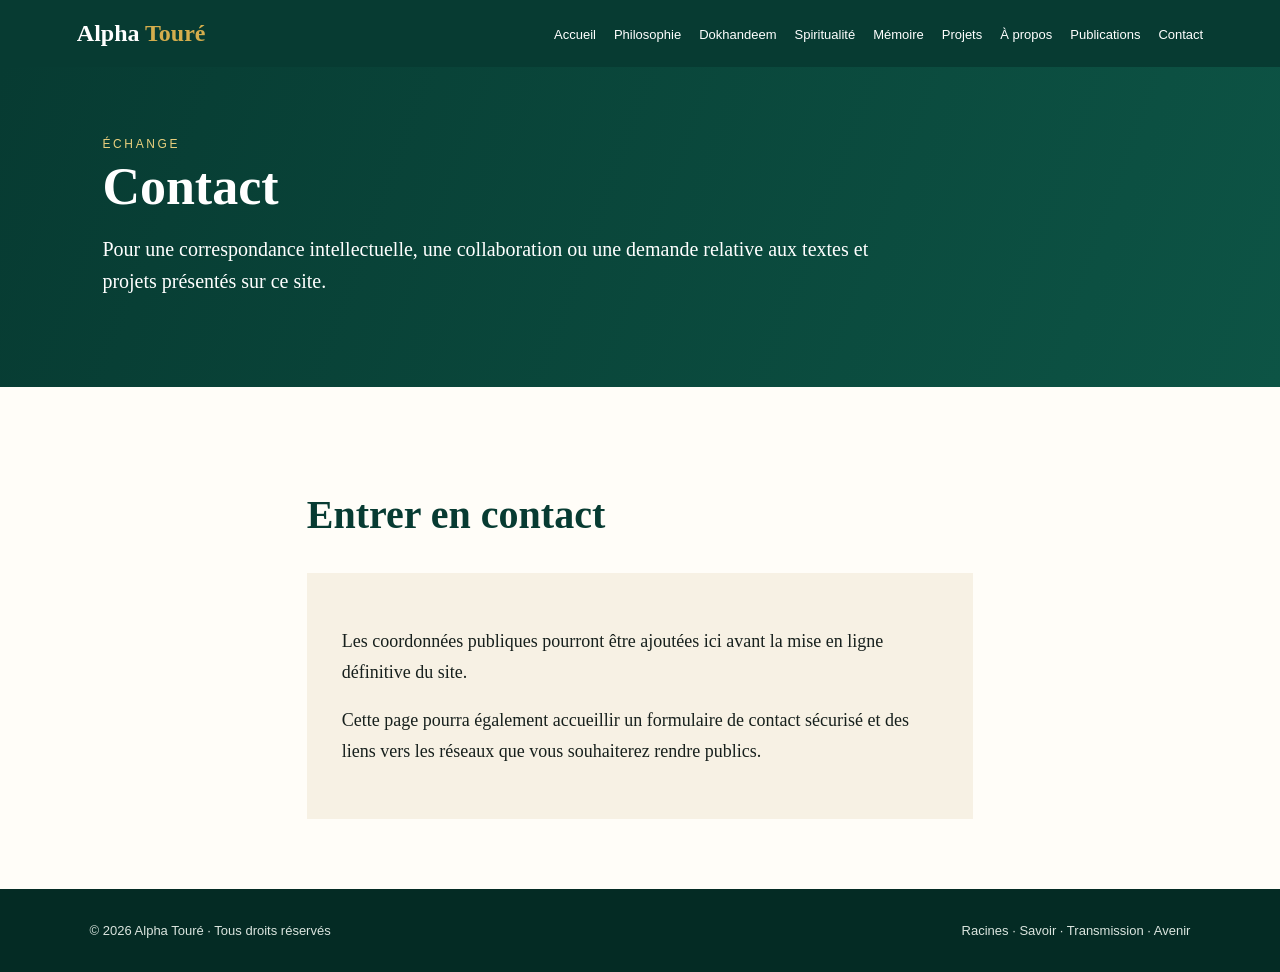
<file: contact.html>
<!doctype html><html lang="fr"><head><meta charset="utf-8"><meta name="viewport" content="width=device-width,initial-scale=1">
<meta name="description" content="Site personnel d’Alpha Touré, professeur de philosophie et auteur."><title>Contact — Alpha Touré</title><link rel="stylesheet" href="style.css"></head><body><nav><div class="logo">Alpha <span>Touré</span></div><div class="menu">
<a href="index.html">Accueil</a><a href="philosophie.html">Philosophie</a><a href="dokhandeem.html">Dokhandeem</a><a href="spiritualite.html">Spiritualité</a><a href="memoire.html">Mémoire</a><a href="projets.html">Projets</a><a href="parcours.html">À propos</a><a href="publications.html">Publications</a><a href="contact.html">Contact</a></div></nav><main><header class="hero-mini"><div class="ey">Échange</div><h1>Contact</h1><p>Pour une correspondance intellectuelle, une collaboration ou une demande relative aux textes et projets présentés sur ce site.</p></header>
<section class="wrap article"><h2 class="title">Entrer en contact</h2><div class="contactbox"><p>Les coordonnées publiques pourront être ajoutées ici avant la mise en ligne définitive du site.</p><p>Cette page pourra également accueillir un formulaire de contact sécurisé et des liens vers les réseaux que vous souhaiterez rendre publics.</p></div></section></main><footer><div>© 2026 Alpha Touré · Tous droits réservés</div><div>Racines · Savoir · Transmission · Avenir</div></footer></body></html>
</file>
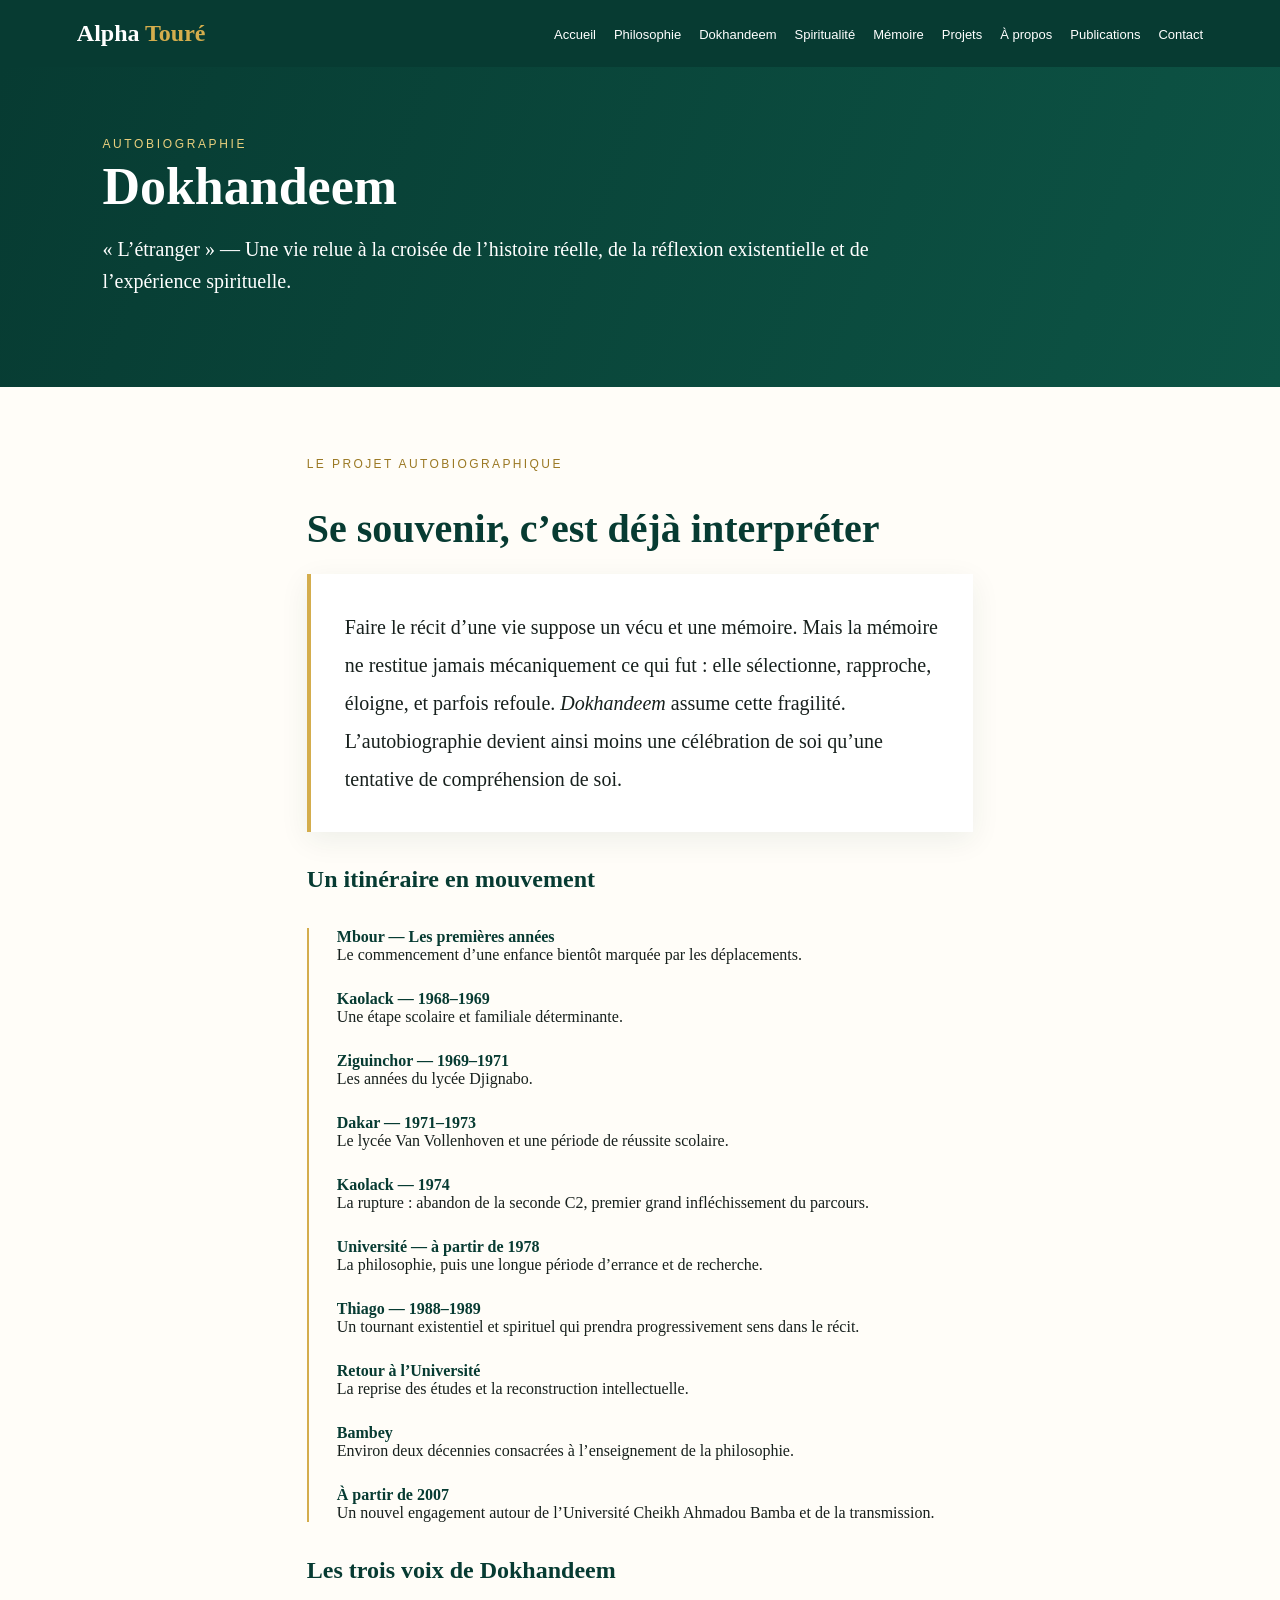
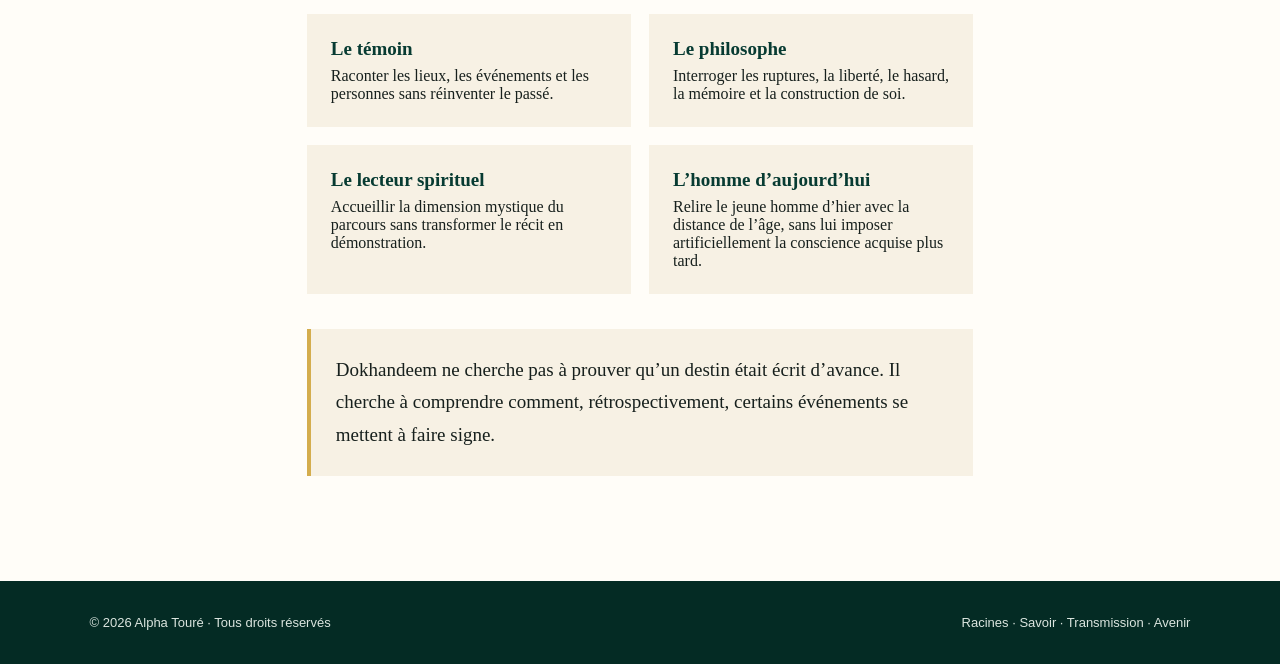
<file: dokhandeem.html>
<!doctype html><html lang="fr"><head><meta charset="utf-8"><meta name="viewport" content="width=device-width,initial-scale=1"><meta name="description" content="Site personnel d’Alpha Touré, professeur de philosophie et auteur."><title>Dokhandeem — Alpha Touré</title><link rel="stylesheet" href="style.css"></head><body><nav><div class="logo">Alpha <span>Touré</span></div><div class="menu">
<a href="index.html">Accueil</a><a href="philosophie.html">Philosophie</a><a href="dokhandeem.html">Dokhandeem</a><a href="spiritualite.html">Spiritualité</a><a href="memoire.html">Mémoire</a><a href="projets.html">Projets</a><a href="parcours.html">À propos</a><a href="publications.html">Publications</a><a href="contact.html">Contact</a></div></nav><main><header class="hero-mini"><div class="ey">Autobiographie</div><h1>Dokhandeem</h1><p>« L’étranger » — Une vie relue à la croisée de l’histoire réelle, de la réflexion existentielle et de l’expérience spirituelle.</p></header>
<section class="wrap article"><div class="section-label">Le projet autobiographique</div><h2 class="title">Se souvenir, c’est déjà interpréter</h2>
<div class="prologue">Faire le récit d’une vie suppose un vécu et une mémoire. Mais la mémoire ne restitue jamais mécaniquement ce qui fut : elle sélectionne, rapproche, éloigne, et parfois refoule. <i>Dokhandeem</i> assume cette fragilité. L’autobiographie devient ainsi moins une célébration de soi qu’une tentative de compréhension de soi.</div>
<h2>Un itinéraire en mouvement</h2><div class="timeline">
<div><b>Mbour — Les premières années</b><br>Le commencement d’une enfance bientôt marquée par les déplacements.</div>
<div><b>Kaolack — 1968–1969</b><br>Une étape scolaire et familiale déterminante.</div>
<div><b>Ziguinchor — 1969–1971</b><br>Les années du lycée Djignabo.</div>
<div><b>Dakar — 1971–1973</b><br>Le lycée Van Vollenhoven et une période de réussite scolaire.</div>
<div><b>Kaolack — 1974</b><br>La rupture : abandon de la seconde C2, premier grand infléchissement du parcours.</div>
<div><b>Université — à partir de 1978</b><br>La philosophie, puis une longue période d’errance et de recherche.</div>
<div><b>Thiago — 1988–1989</b><br>Un tournant existentiel et spirituel qui prendra progressivement sens dans le récit.</div>
<div><b>Retour à l’Université</b><br>La reprise des études et la reconstruction intellectuelle.</div>
<div><b>Bambey</b><br>Environ deux décennies consacrées à l’enseignement de la philosophie.</div>
<div><b>À partir de 2007</b><br>Un nouvel engagement autour de l’Université Cheikh Ahmadou Bamba et de la transmission.</div></div>
<h2>Les trois voix de Dokhandeem</h2><div class="chaptergrid">
<div class="chapter"><b>Le témoin</b>Raconter les lieux, les événements et les personnes sans réinventer le passé.</div>
<div class="chapter"><b>Le philosophe</b>Interroger les ruptures, la liberté, le hasard, la mémoire et la construction de soi.</div>
<div class="chapter"><b>Le lecteur spirituel</b>Accueillir la dimension mystique du parcours sans transformer le récit en démonstration.</div>
<div class="chapter"><b>L’homme d’aujourd’hui</b>Relire le jeune homme d’hier avec la distance de l’âge, sans lui imposer artificiellement la conscience acquise plus tard.</div></div>
<div class="callout">Dokhandeem ne cherche pas à prouver qu’un destin était écrit d’avance. Il cherche à comprendre comment, rétrospectivement, certains événements se mettent à faire signe.</div></section></main><footer><div>© 2026 Alpha Touré · Tous droits réservés</div><div>Racines · Savoir · Transmission · Avenir</div></footer></body></html>
</file>
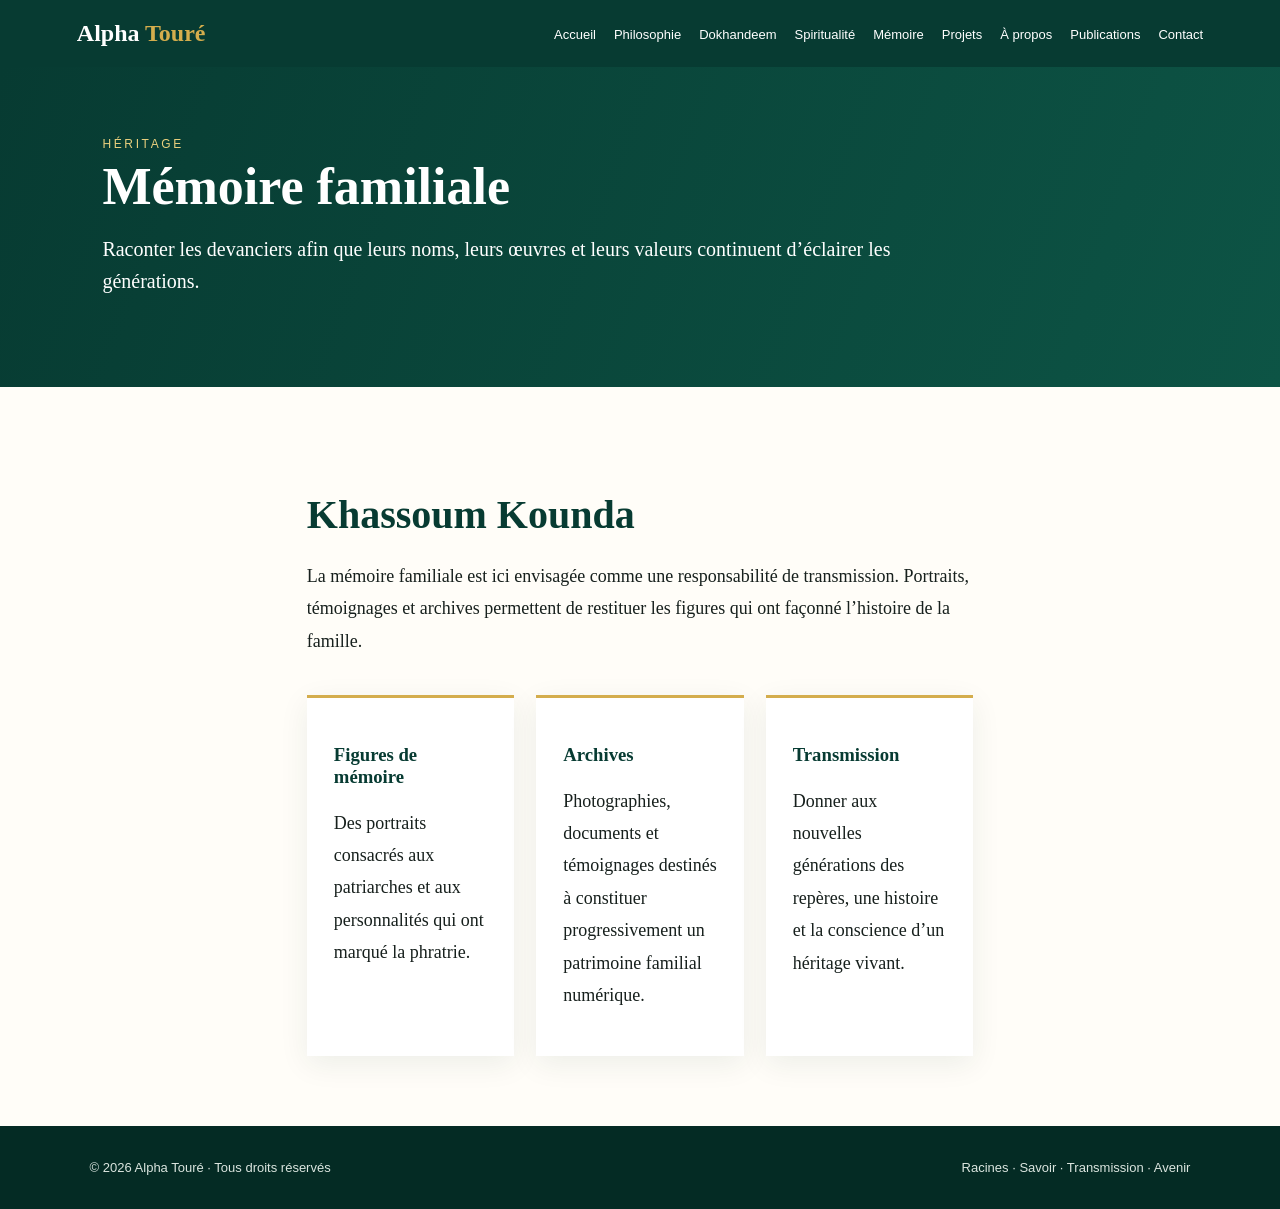
<file: memoire.html>
<!doctype html><html lang="fr"><head><meta charset="utf-8"><meta name="viewport" content="width=device-width,initial-scale=1">
<meta name="description" content="Site personnel d’Alpha Touré, professeur de philosophie et auteur."><title>Mémoire familiale — Alpha Touré</title><link rel="stylesheet" href="style.css"></head><body><nav><div class="logo">Alpha <span>Touré</span></div><div class="menu">
<a href="index.html">Accueil</a><a href="philosophie.html">Philosophie</a><a href="dokhandeem.html">Dokhandeem</a><a href="spiritualite.html">Spiritualité</a><a href="memoire.html">Mémoire</a><a href="projets.html">Projets</a><a href="parcours.html">À propos</a><a href="publications.html">Publications</a><a href="contact.html">Contact</a></div></nav><main><header class="hero-mini"><div class="ey">Héritage</div><h1>Mémoire familiale</h1><p>Raconter les devanciers afin que leurs noms, leurs œuvres et leurs valeurs continuent d’éclairer les générations.</p></header>
<section class="wrap article"><h2 class="title">Khassoum Kounda</h2><p>La mémoire familiale est ici envisagée comme une responsabilité de transmission. Portraits, témoignages et archives permettent de restituer les figures qui ont façonné l’histoire de la famille.</p>
<div class="grid"><div class="card"><h3>Figures de mémoire</h3><p>Des portraits consacrés aux patriarches et aux personnalités qui ont marqué la phratrie.</p></div><div class="card"><h3>Archives</h3><p>Photographies, documents et témoignages destinés à constituer progressivement un patrimoine familial numérique.</p></div><div class="card"><h3>Transmission</h3><p>Donner aux nouvelles générations des repères, une histoire et la conscience d’un héritage vivant.</p></div></div></section></main><footer><div>© 2026 Alpha Touré · Tous droits réservés</div><div>Racines · Savoir · Transmission · Avenir</div></footer></body></html>
</file>
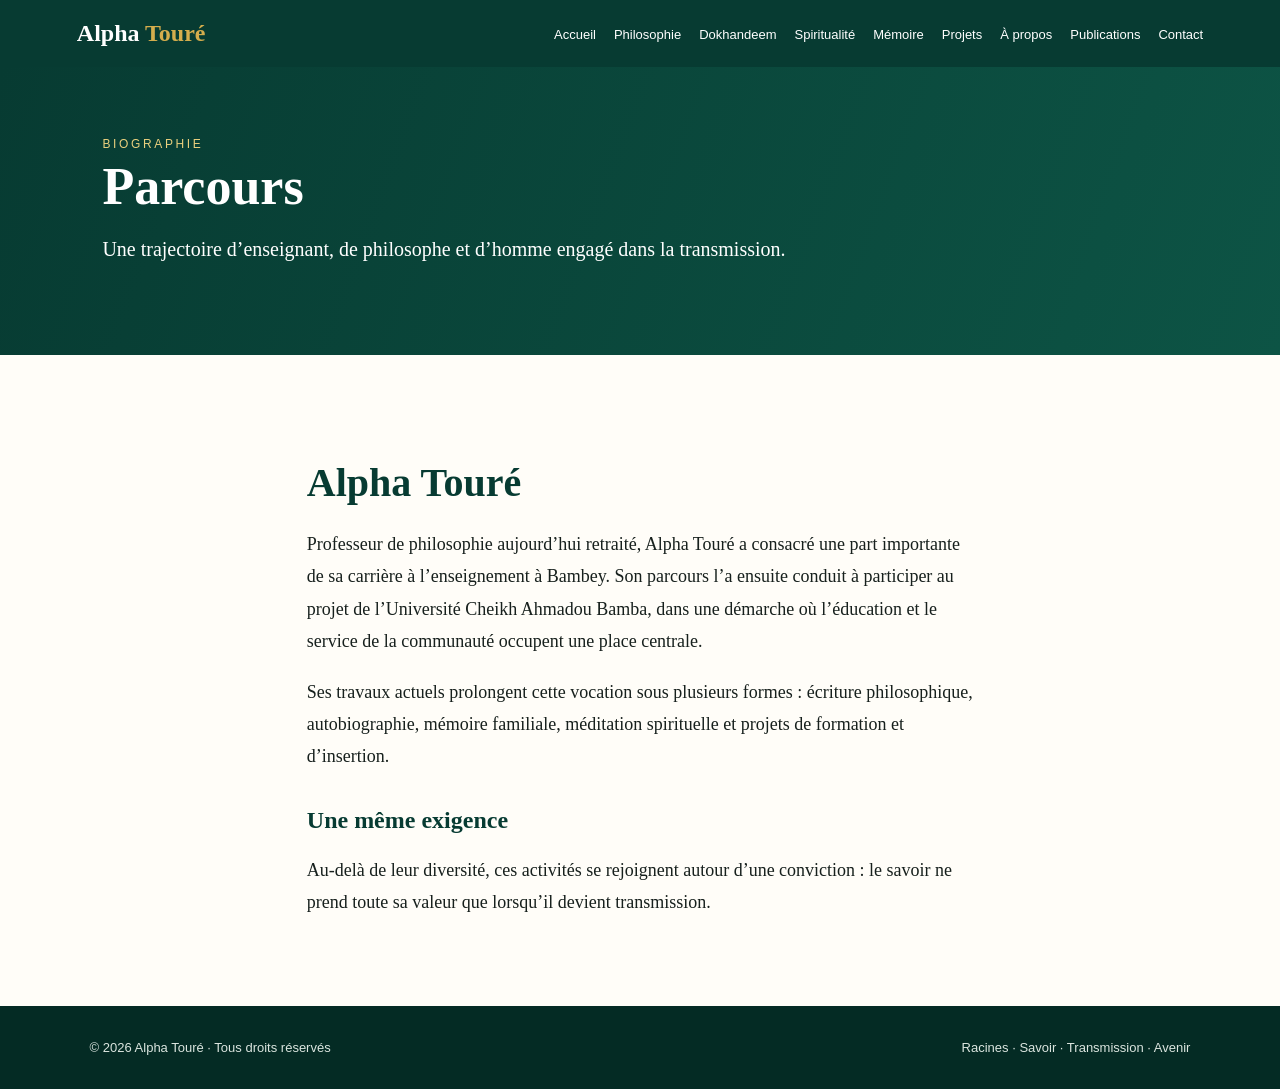
<file: parcours.html>
<!doctype html><html lang="fr"><head><meta charset="utf-8"><meta name="viewport" content="width=device-width,initial-scale=1">
<meta name="description" content="Site personnel d’Alpha Touré, professeur de philosophie et auteur."><title>À propos — Alpha Touré</title><link rel="stylesheet" href="style.css"></head><body><nav><div class="logo">Alpha <span>Touré</span></div><div class="menu">
<a href="index.html">Accueil</a><a href="philosophie.html">Philosophie</a><a href="dokhandeem.html">Dokhandeem</a><a href="spiritualite.html">Spiritualité</a><a href="memoire.html">Mémoire</a><a href="projets.html">Projets</a><a href="parcours.html">À propos</a><a href="publications.html">Publications</a><a href="contact.html">Contact</a></div></nav><main><header class="hero-mini"><div class="ey">Biographie</div><h1>Parcours</h1><p>Une trajectoire d’enseignant, de philosophe et d’homme engagé dans la transmission.</p></header>
<section class="wrap article"><h2 class="title">Alpha Touré</h2><p>Professeur de philosophie aujourd’hui retraité, Alpha Touré a consacré une part importante de sa carrière à l’enseignement à Bambey. Son parcours l’a ensuite conduit à participer au projet de l’Université Cheikh Ahmadou Bamba, dans une démarche où l’éducation et le service de la communauté occupent une place centrale.</p>
<p>Ses travaux actuels prolongent cette vocation sous plusieurs formes : écriture philosophique, autobiographie, mémoire familiale, méditation spirituelle et projets de formation et d’insertion.</p>
<h2>Une même exigence</h2><p>Au-delà de leur diversité, ces activités se rejoignent autour d’une conviction : le savoir ne prend toute sa valeur que lorsqu’il devient transmission.</p></section></main><footer><div>© 2026 Alpha Touré · Tous droits réservés</div><div>Racines · Savoir · Transmission · Avenir</div></footer></body></html>
</file>
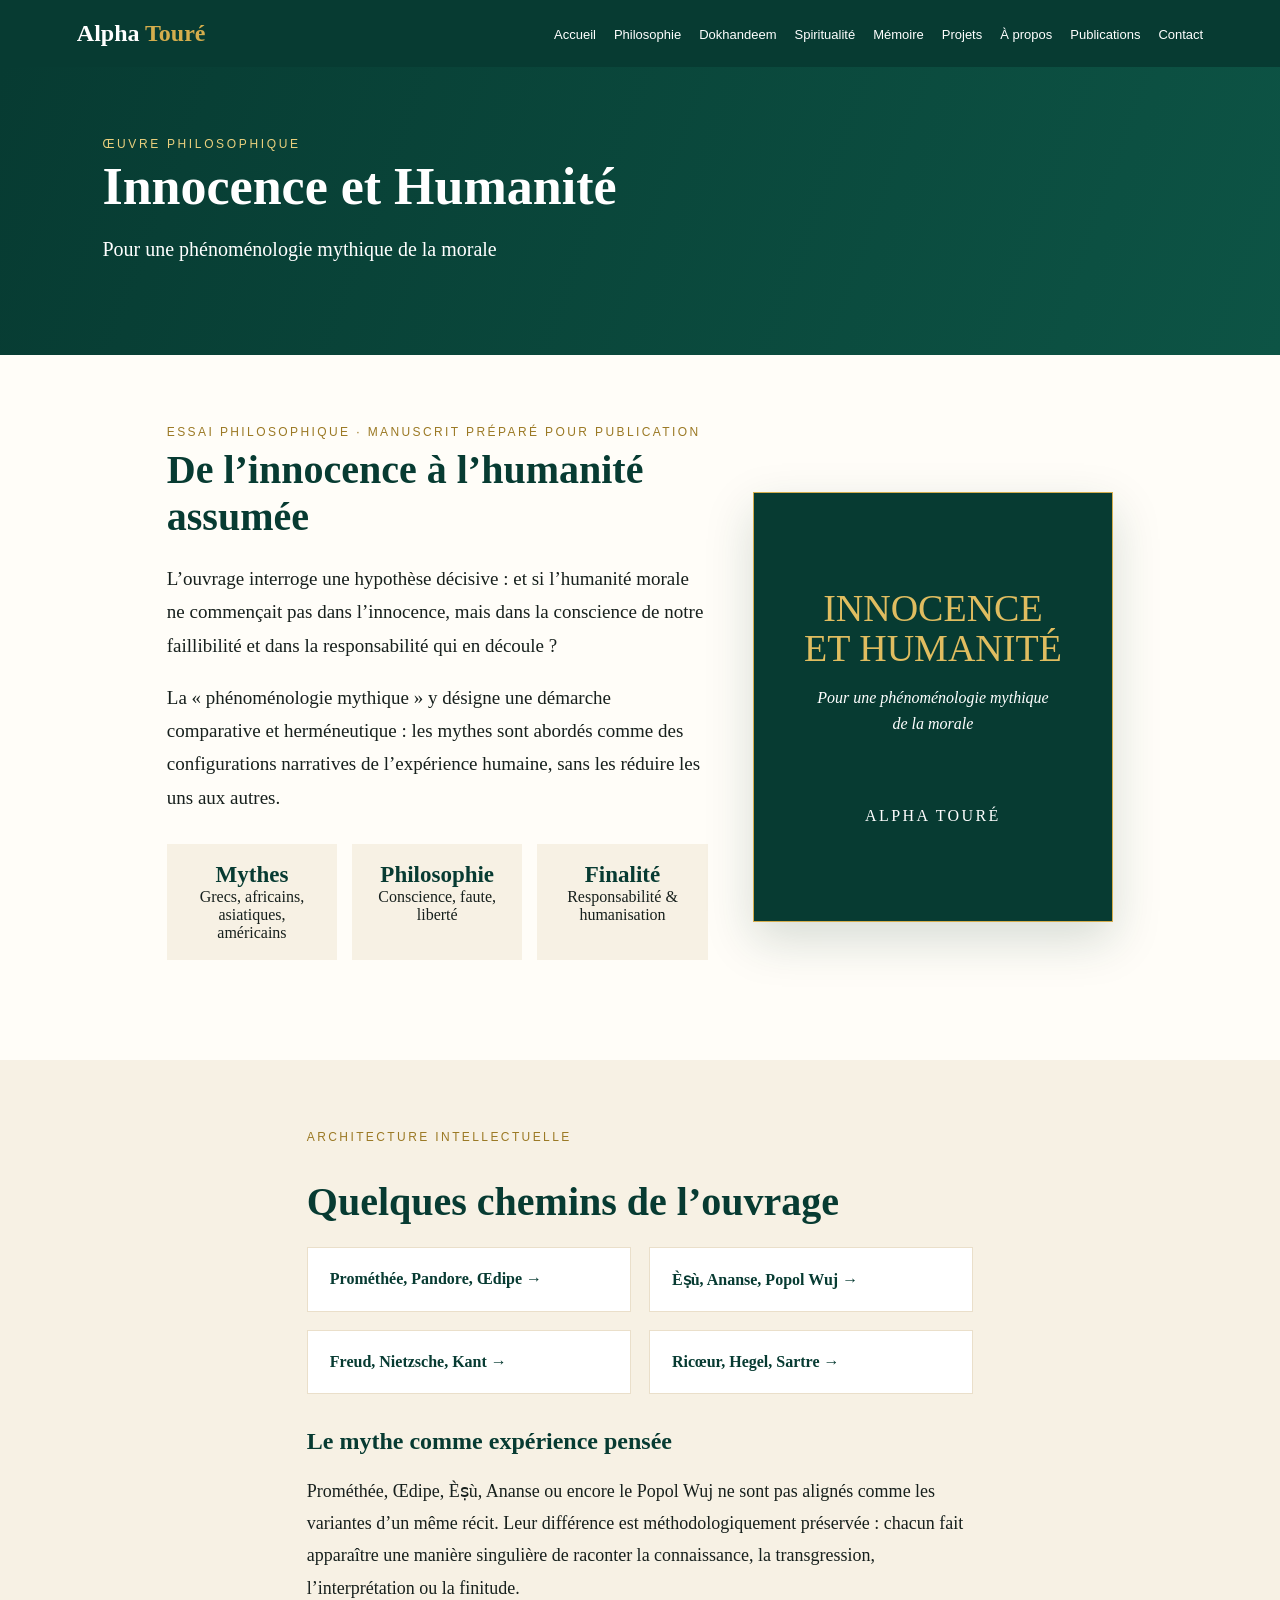
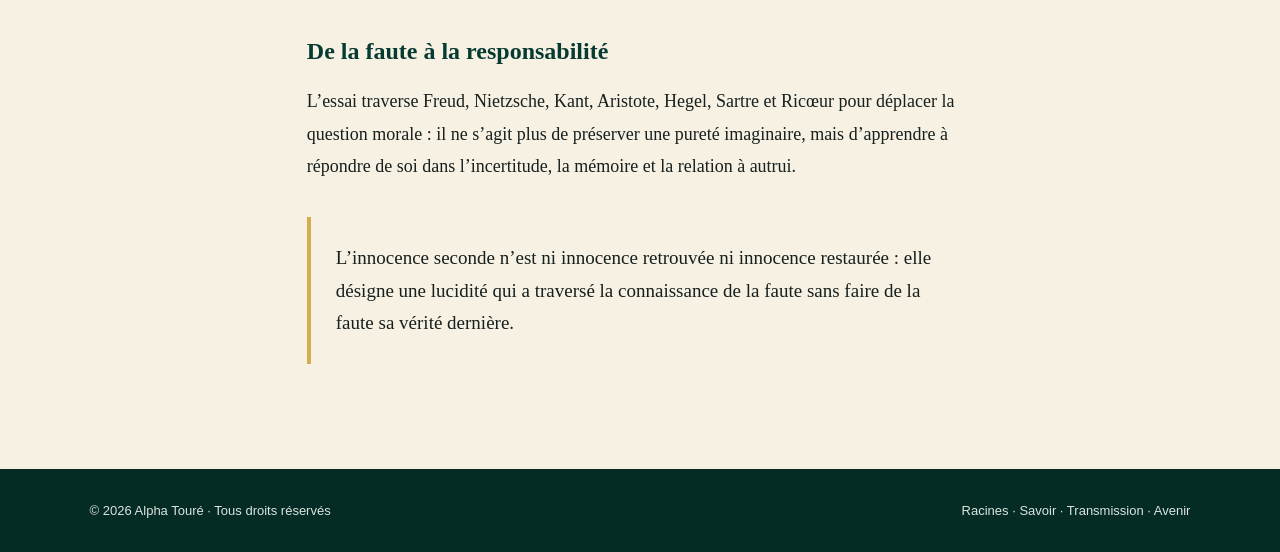
<file: philosophie.html>
<!doctype html><html lang="fr"><head><meta charset="utf-8"><meta name="viewport" content="width=device-width,initial-scale=1"><meta name="description" content="Site personnel d’Alpha Touré, professeur de philosophie et auteur."><title>Innocence et Humanité — Alpha Touré</title><link rel="stylesheet" href="style.css"></head><body><nav><div class="logo">Alpha <span>Touré</span></div><div class="menu">
<a href="index.html">Accueil</a><a href="philosophie.html">Philosophie</a><a href="dokhandeem.html">Dokhandeem</a><a href="spiritualite.html">Spiritualité</a><a href="memoire.html">Mémoire</a><a href="projets.html">Projets</a><a href="parcours.html">À propos</a><a href="publications.html">Publications</a><a href="contact.html">Contact</a></div></nav><main><header class="hero-mini"><div class="ey">Œuvre philosophique</div><h1>Innocence et Humanité</h1><p>Pour une phénoménologie mythique de la morale</p></header>
<section class="wrap"><div class="bookhero"><div>
<div class="section-label">Essai philosophique · Manuscrit préparé pour publication</div>
<h2 class="title">De l’innocence à l’humanité assumée</h2>
<p class="intro">L’ouvrage interroge une hypothèse décisive : et si l’humanité morale ne commençait pas dans l’innocence, mais dans la conscience de notre faillibilité et dans la responsabilité qui en découle ?</p>
<p class="intro">La « phénoménologie mythique » y désigne une démarche comparative et herméneutique : les mythes sont abordés comme des configurations narratives de l’expérience humaine, sans les réduire les uns aux autres.</p>
<div class="stats"><div class="stat"><b>Mythes</b>Grecs, africains, asiatiques, américains</div><div class="stat"><b>Philosophie</b>Conscience, faute, liberté</div><div class="stat"><b>Finalité</b>Responsabilité & humanisation</div></div>
</div><div class="bookcover"><div class="bt">INNOCENCE<br>ET HUMANITÉ</div><p class="sub">Pour une phénoménologie mythique<br>de la morale</p><div class="author">ALPHA TOURÉ</div></div></div>
</section>
<section class="feature"><div class="wrap article"><div class="section-label">Architecture intellectuelle</div><h2 class="title">Quelques chemins de l’ouvrage</h2>
<div class="featurelinks"><a href="#mythes">Prométhée, Pandore, Œdipe →</a><a href="#mythes">Èṣù, Ananse, Popol Wuj →</a><a href="#penseurs">Freud, Nietzsche, Kant →</a><a href="#penseurs">Ricœur, Hegel, Sartre →</a></div>
<h2 id="mythes">Le mythe comme expérience pensée</h2><p>Prométhée, Œdipe, Èṣù, Ananse ou encore le Popol Wuj ne sont pas alignés comme les variantes d’un même récit. Leur différence est méthodologiquement préservée : chacun fait apparaître une manière singulière de raconter la connaissance, la transgression, l’interprétation ou la finitude.</p>
<h2 id="penseurs">De la faute à la responsabilité</h2><p>L’essai traverse Freud, Nietzsche, Kant, Aristote, Hegel, Sartre et Ricœur pour déplacer la question morale : il ne s’agit plus de préserver une pureté imaginaire, mais d’apprendre à répondre de soi dans l’incertitude, la mémoire et la relation à autrui.</p>
<div class="callout">L’innocence seconde n’est ni innocence retrouvée ni innocence restaurée : elle désigne une lucidité qui a traversé la connaissance de la faute sans faire de la faute sa vérité dernière.</div>
</div></section></main><footer><div>© 2026 Alpha Touré · Tous droits réservés</div><div>Racines · Savoir · Transmission · Avenir</div></footer></body></html>
</file>
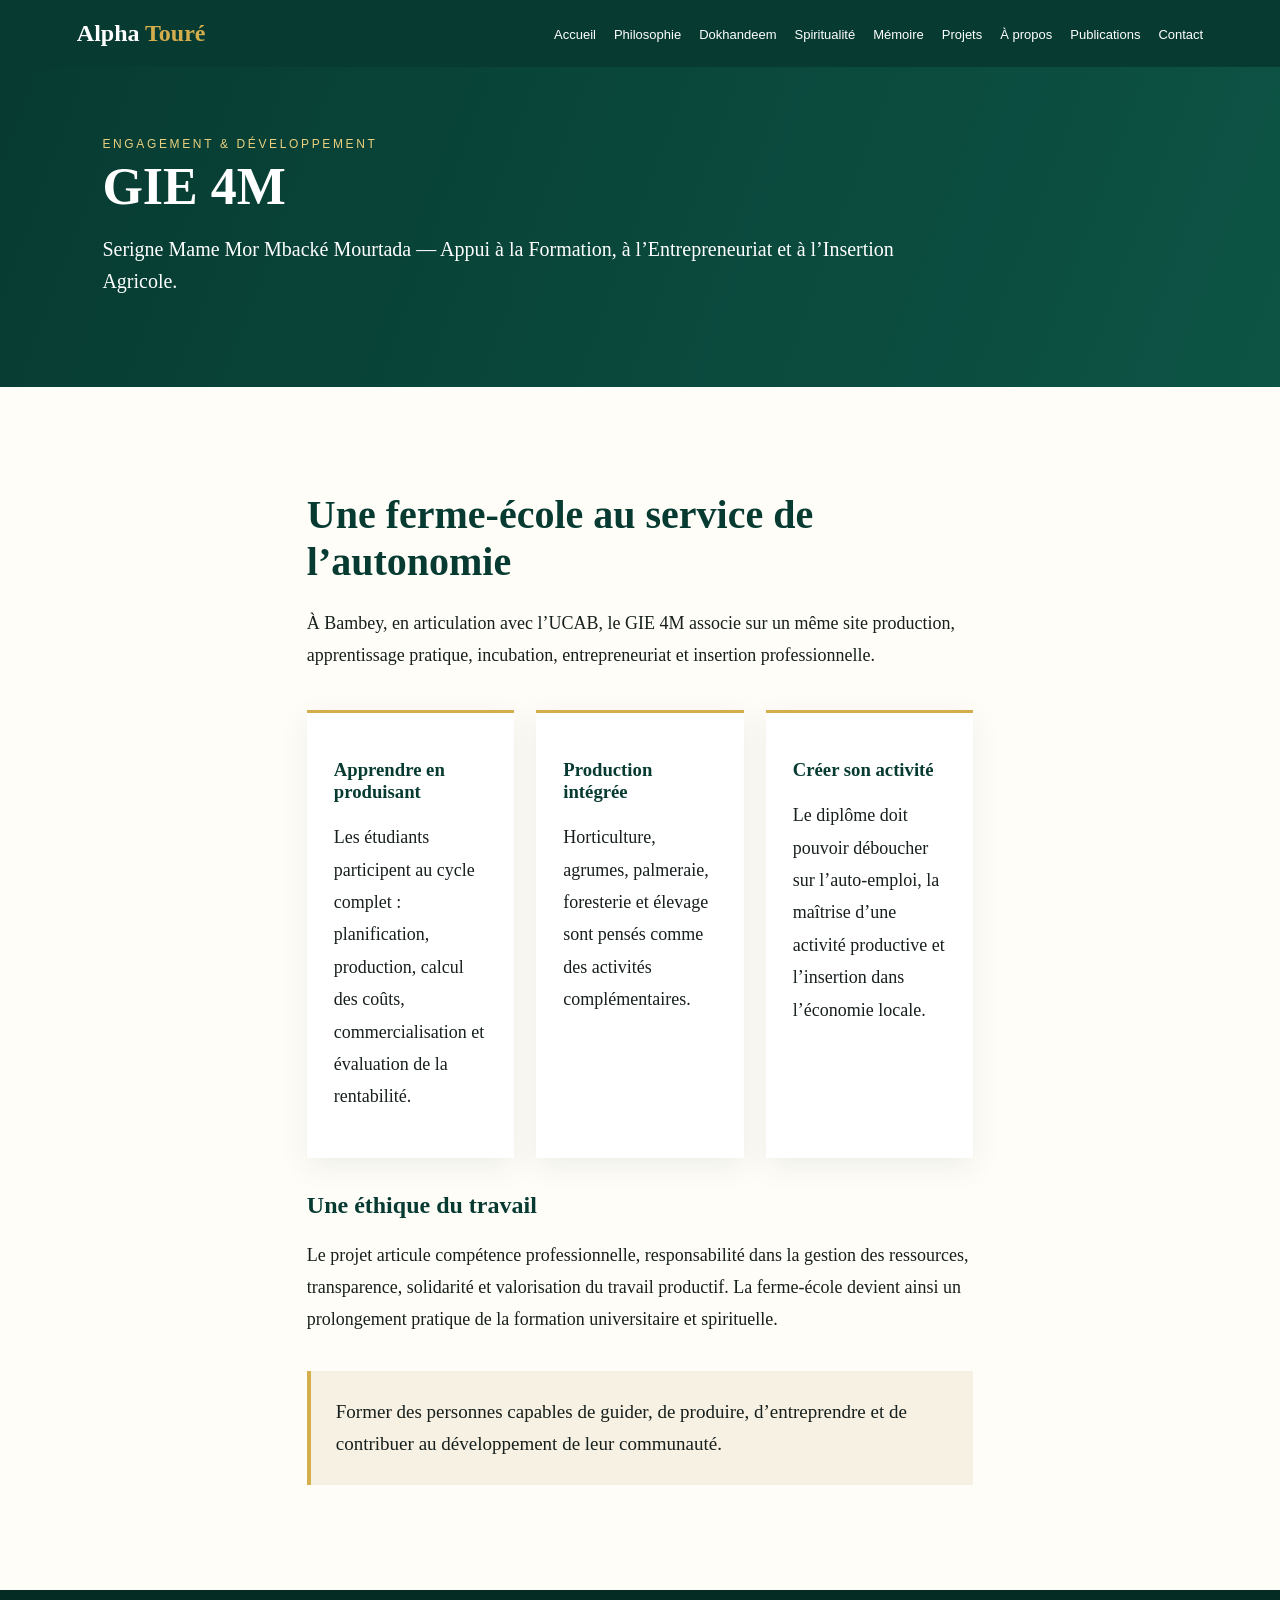
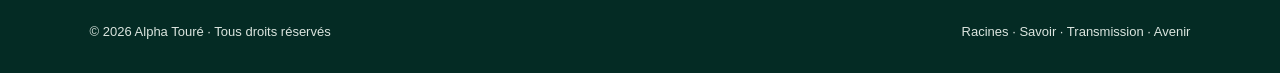
<file: projets.html>
<!doctype html><html lang="fr"><head><meta charset="utf-8"><meta name="viewport" content="width=device-width,initial-scale=1"><meta name="description" content="Site personnel d’Alpha Touré, professeur de philosophie et auteur."><title>GIE 4M & projets — Alpha Touré</title><link rel="stylesheet" href="style.css"></head><body><nav><div class="logo">Alpha <span>Touré</span></div><div class="menu">
<a href="index.html">Accueil</a><a href="philosophie.html">Philosophie</a><a href="dokhandeem.html">Dokhandeem</a><a href="spiritualite.html">Spiritualité</a><a href="memoire.html">Mémoire</a><a href="projets.html">Projets</a><a href="parcours.html">À propos</a><a href="publications.html">Publications</a><a href="contact.html">Contact</a></div></nav><main><header class="hero-mini"><div class="ey">Engagement & développement</div><h1>GIE 4M</h1><p>Serigne Mame Mor Mbacké Mourtada — Appui à la Formation, à l’Entrepreneuriat et à l’Insertion Agricole.</p></header>
<section class="wrap article"><h2 class="title">Une ferme-école au service de l’autonomie</h2>
<p>À Bambey, en articulation avec l’UCAB, le GIE 4M associe sur un même site production, apprentissage pratique, incubation, entrepreneuriat et insertion professionnelle.</p>
<div class="grid"><div class="card"><h3>Apprendre en produisant</h3><p>Les étudiants participent au cycle complet : planification, production, calcul des coûts, commercialisation et évaluation de la rentabilité.</p></div>
<div class="card"><h3>Production intégrée</h3><p>Horticulture, agrumes, palmeraie, foresterie et élevage sont pensés comme des activités complémentaires.</p></div>
<div class="card"><h3>Créer son activité</h3><p>Le diplôme doit pouvoir déboucher sur l’auto-emploi, la maîtrise d’une activité productive et l’insertion dans l’économie locale.</p></div></div>
<h2>Une éthique du travail</h2><p>Le projet articule compétence professionnelle, responsabilité dans la gestion des ressources, transparence, solidarité et valorisation du travail productif. La ferme-école devient ainsi un prolongement pratique de la formation universitaire et spirituelle.</p>
<div class="callout">Former des personnes capables de guider, de produire, d’entreprendre et de contribuer au développement de leur communauté.</div></section></main><footer><div>© 2026 Alpha Touré · Tous droits réservés</div><div>Racines · Savoir · Transmission · Avenir</div></footer></body></html>
</file>
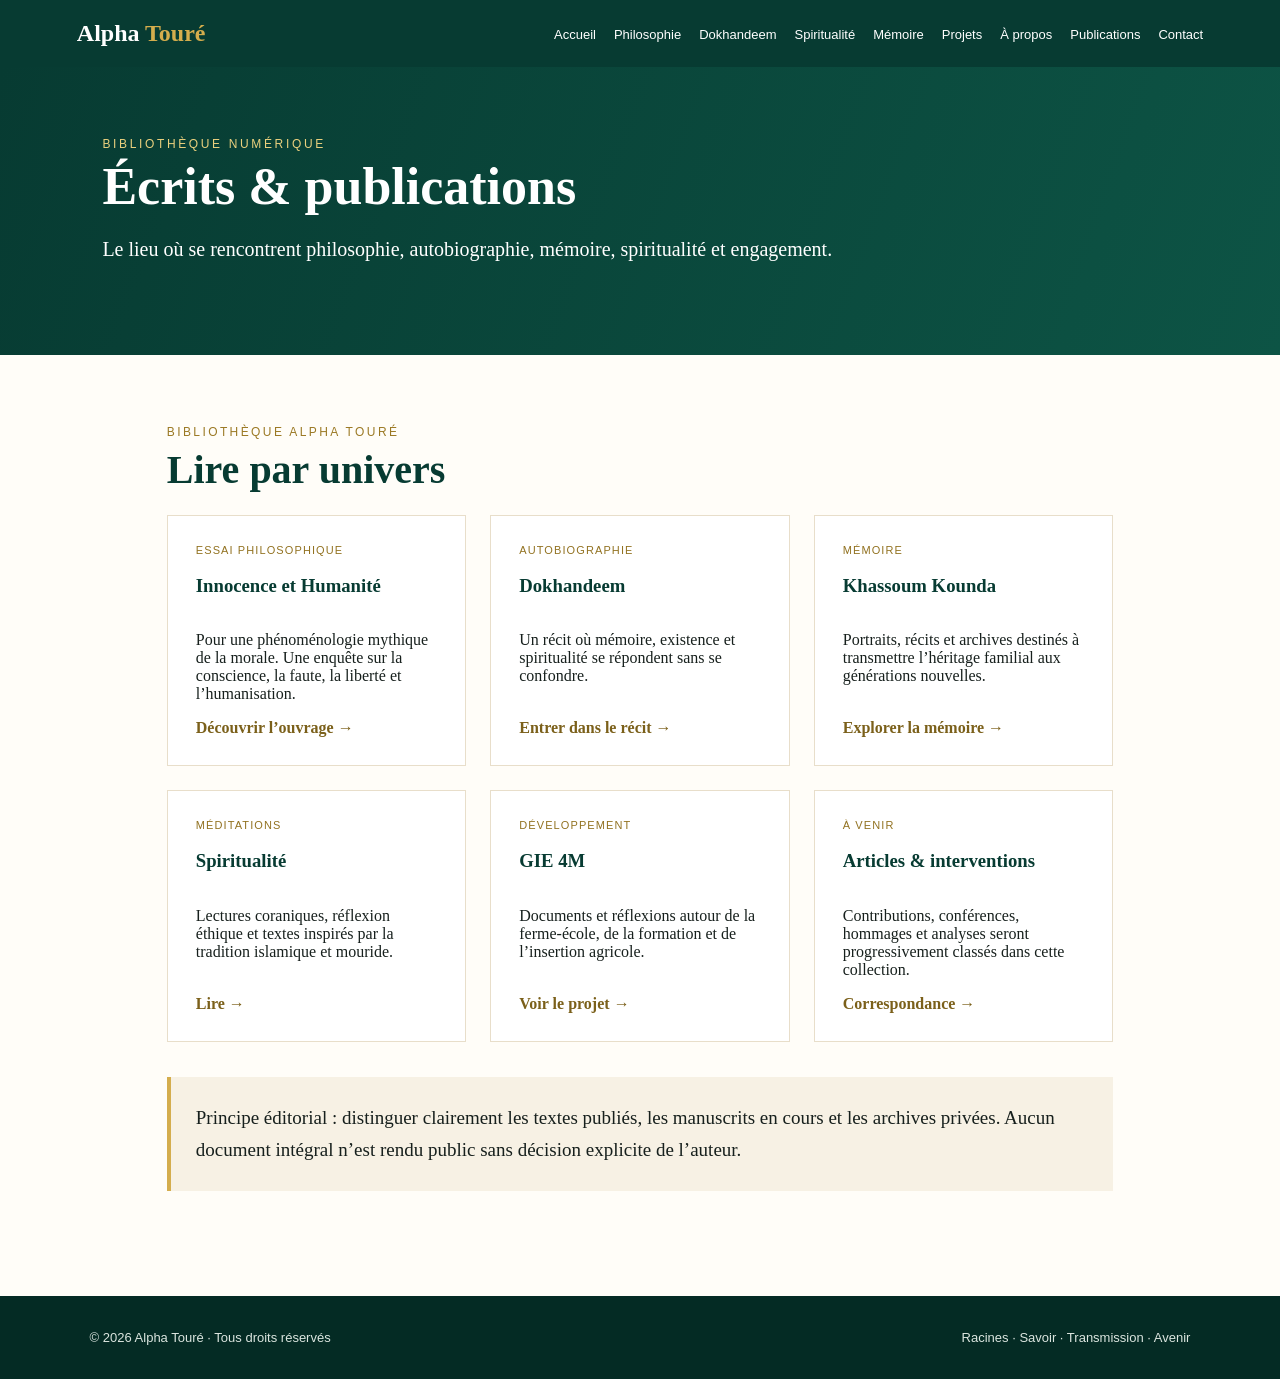
<file: publications.html>
<!doctype html><html lang="fr"><head><meta charset="utf-8"><meta name="viewport" content="width=device-width,initial-scale=1"><meta name="description" content="Site personnel d’Alpha Touré, professeur de philosophie et auteur."><title>Bibliothèque numérique — Alpha Touré</title><link rel="stylesheet" href="style.css"></head><body><nav><div class="logo">Alpha <span>Touré</span></div><div class="menu">
<a href="index.html">Accueil</a><a href="philosophie.html">Philosophie</a><a href="dokhandeem.html">Dokhandeem</a><a href="spiritualite.html">Spiritualité</a><a href="memoire.html">Mémoire</a><a href="projets.html">Projets</a><a href="parcours.html">À propos</a><a href="publications.html">Publications</a><a href="contact.html">Contact</a></div></nav><main><header class="hero-mini"><div class="ey">Bibliothèque numérique</div><h1>Écrits & publications</h1><p>Le lieu où se rencontrent philosophie, autobiographie, mémoire, spiritualité et engagement.</p></header>
<section class="wrap"><div class="section-label">Bibliothèque Alpha Touré</div><h2 class="title">Lire par univers</h2>
<div class="library">
<div class="shelf"><div class="meta">Essai philosophique</div><h3>Innocence et Humanité</h3><p>Pour une phénoménologie mythique de la morale. Une enquête sur la conscience, la faute, la liberté et l’humanisation.</p><a href="philosophie.html">Découvrir l’ouvrage →</a></div>
<div class="shelf"><div class="meta">Autobiographie</div><h3>Dokhandeem</h3><p>Un récit où mémoire, existence et spiritualité se répondent sans se confondre.</p><a href="dokhandeem.html">Entrer dans le récit →</a></div>
<div class="shelf"><div class="meta">Mémoire</div><h3>Khassoum Kounda</h3><p>Portraits, récits et archives destinés à transmettre l’héritage familial aux générations nouvelles.</p><a href="memoire.html">Explorer la mémoire →</a></div>
<div class="shelf"><div class="meta">Méditations</div><h3>Spiritualité</h3><p>Lectures coraniques, réflexion éthique et textes inspirés par la tradition islamique et mouride.</p><a href="spiritualite.html">Lire →</a></div>
<div class="shelf"><div class="meta">Développement</div><h3>GIE 4M</h3><p>Documents et réflexions autour de la ferme-école, de la formation et de l’insertion agricole.</p><a href="projets.html">Voir le projet →</a></div>
<div class="shelf"><div class="meta">À venir</div><h3>Articles & interventions</h3><p>Contributions, conférences, hommages et analyses seront progressivement classés dans cette collection.</p><a href="contact.html">Correspondance →</a></div>
</div>
<div class="callout">Principe éditorial : distinguer clairement les textes publiés, les manuscrits en cours et les archives privées. Aucun document intégral n’est rendu public sans décision explicite de l’auteur.</div></section></main><footer><div>© 2026 Alpha Touré · Tous droits réservés</div><div>Racines · Savoir · Transmission · Avenir</div></footer></body></html>
</file>
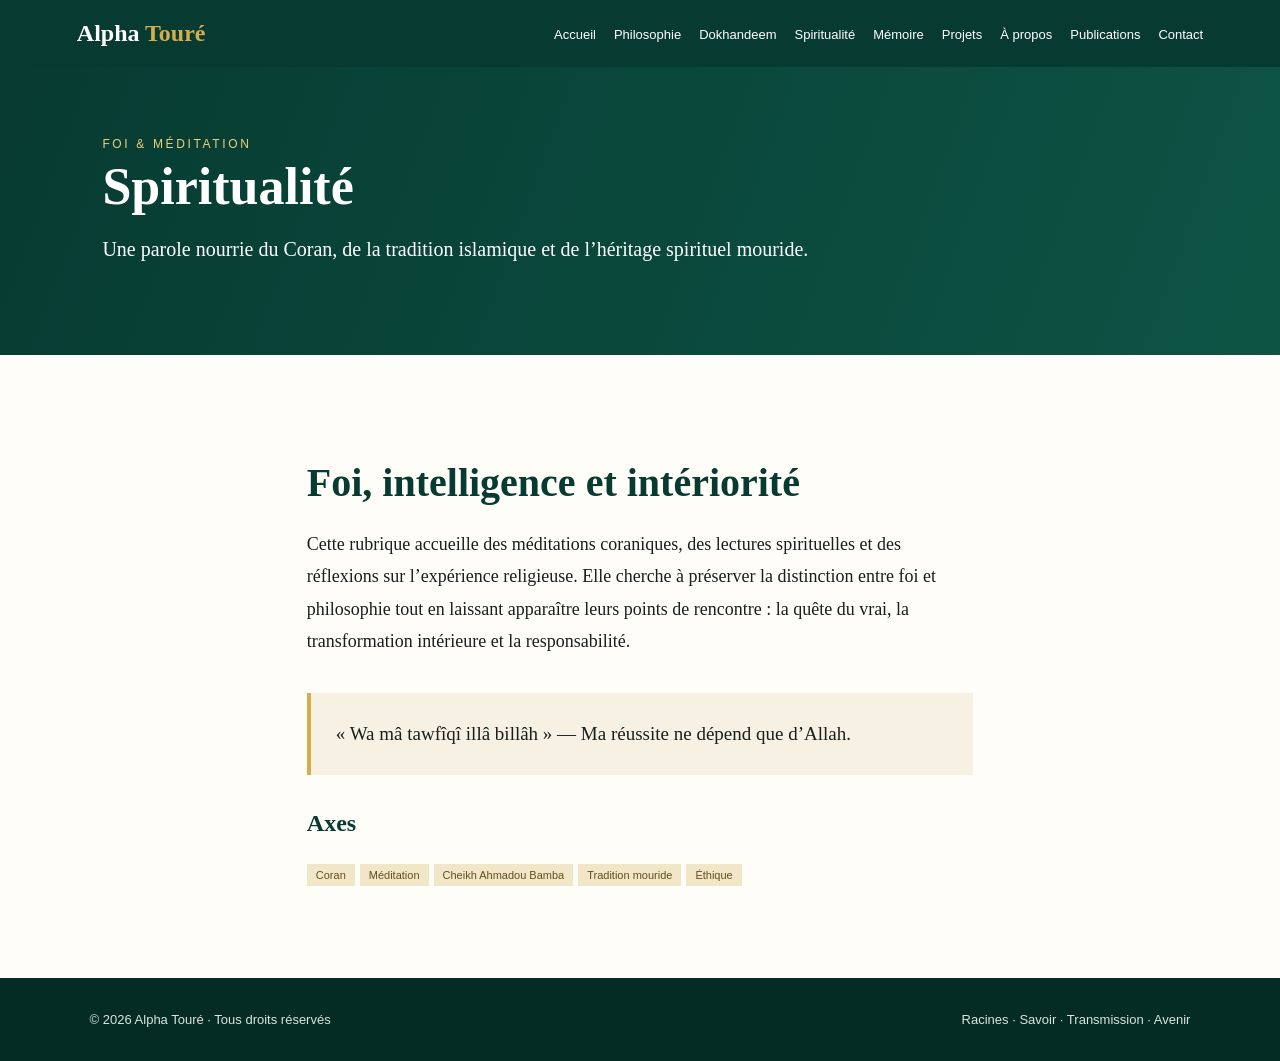
<file: spiritualite.html>
<!doctype html><html lang="fr"><head><meta charset="utf-8"><meta name="viewport" content="width=device-width,initial-scale=1">
<meta name="description" content="Site personnel d’Alpha Touré, professeur de philosophie et auteur."><title>Spiritualité — Alpha Touré</title><link rel="stylesheet" href="style.css"></head><body><nav><div class="logo">Alpha <span>Touré</span></div><div class="menu">
<a href="index.html">Accueil</a><a href="philosophie.html">Philosophie</a><a href="dokhandeem.html">Dokhandeem</a><a href="spiritualite.html">Spiritualité</a><a href="memoire.html">Mémoire</a><a href="projets.html">Projets</a><a href="parcours.html">À propos</a><a href="publications.html">Publications</a><a href="contact.html">Contact</a></div></nav><main><header class="hero-mini"><div class="ey">Foi & méditation</div><h1>Spiritualité</h1><p>Une parole nourrie du Coran, de la tradition islamique et de l’héritage spirituel mouride.</p></header>
<section class="wrap article"><h2 class="title">Foi, intelligence et intériorité</h2><p>Cette rubrique accueille des méditations coraniques, des lectures spirituelles et des réflexions sur l’expérience religieuse. Elle cherche à préserver la distinction entre foi et philosophie tout en laissant apparaître leurs points de rencontre : la quête du vrai, la transformation intérieure et la responsabilité.</p>
<div class="callout">« Wa mâ tawfîqî illâ billâh » — Ma réussite ne dépend que d’Allah.</div>
<h2>Axes</h2><p><span class="tag">Coran</span><span class="tag">Méditation</span><span class="tag">Cheikh Ahmadou Bamba</span><span class="tag">Tradition mouride</span><span class="tag">Éthique</span></p></section></main><footer><div>© 2026 Alpha Touré · Tous droits réservés</div><div>Racines · Savoir · Transmission · Avenir</div></footer></body></html>
</file>
<file: style.css>
:root{--g:#073b32;--g2:#0d5445;--gold:#d4ad4d;--cream:#f7f1e4;--ink:#17201d}
*{box-sizing:border-box}html{scroll-behavior:smooth}body{margin:0;background:#fffdf8;color:var(--ink);font-family:Georgia,'Times New Roman',serif}
nav{background:var(--g);padding:20px 6%;display:flex;align-items:center;justify-content:space-between;position:sticky;top:0;z-index:5}
.logo{color:white;font-size:24px;font-weight:bold}.logo span{color:var(--gold)}nav a{color:#fff;text-decoration:none;margin-left:18px;font:13px Arial,sans-serif}
.hero{min-height:82vh;padding:90px 8%;display:flex;align-items:center;color:#fff;background:linear-gradient(90deg,rgba(3,45,37,.98),rgba(3,45,37,.80) 52%,rgba(3,45,37,.12)),url('alpha-toure.jpg') center/cover}
.hero>div{max-width:660px}.ey{font:12px Arial,sans-serif;letter-spacing:.22em;text-transform:uppercase;color:#ead07e}h1{font-size:clamp(45px,7vw,82px);line-height:1;margin:16px 0}h1 span{color:var(--gold)}
.hero p{font-size:23px;line-height:1.55}.motto{border-left:2px solid var(--gold);padding-left:18px;font-style:italic;margin:25px 0}.button{display:inline-block;padding:13px 19px;background:var(--gold);color:var(--g);text-decoration:none;font:bold 12px Arial,sans-serif;letter-spacing:.07em}
main{min-height:65vh}.wrap{max-width:1100px;margin:auto;padding:70px 6%}.title{font-size:40px;color:var(--g);margin:7px 0 22px}.intro{font-size:19px;line-height:1.75;max-width:850px}
.grid{display:grid;grid-template-columns:repeat(3,1fr);gap:22px;margin-top:38px}.card{background:white;padding:27px;border-top:3px solid var(--gold);box-shadow:0 8px 28px #123b2d13}.card h2,.card h3{color:var(--g)}.card p{line-height:1.65}.card a{color:#86681c;text-decoration:none;font-weight:bold}
.feature{background:var(--cream)}.article{max-width:820px}.article h2{color:var(--g);margin-top:34px}.article p{font-size:18px;line-height:1.8}.quote{padding:65px 8%;background:var(--g);color:white;text-align:center;font-size:28px;line-height:1.5}
footer{padding:34px 7%;background:#042b24;color:#dbe5df;display:flex;justify-content:space-between;font:13px Arial,sans-serif}
@media(max-width:800px){nav .menu{display:none}.hero{padding:85px 7%;background:linear-gradient(rgba(3,45,37,.72),rgba(3,45,37,.88)),url('alpha-toure.jpg') center/cover}.hero p{font-size:20px}.grid{grid-template-columns:1fr}.title{font-size:34px}footer{display:block;line-height:2}}

.hero-mini{padding:70px 8%;background:linear-gradient(110deg,#073b32,#0d5445);color:white}
.hero-mini h1{font-size:52px;margin:10px 0}.hero-mini p{font-size:20px;line-height:1.6;max-width:800px}
.section-label{font:12px Arial,sans-serif;letter-spacing:.2em;text-transform:uppercase;color:#9b7924}
.timeline{border-left:2px solid #d4ad4d;padding-left:28px;margin:35px 0}.timeline div{margin:0 0 26px}.timeline b{color:#073b32}
.reading{padding:20px 0;border-bottom:1px solid #e8dfcd}.reading h3{margin-bottom:8px;color:#073b32}.tag{display:inline-block;background:#f1e6c8;color:#654f19;padding:5px 9px;margin:4px 5px 4px 0;font:11px Arial,sans-serif}
.callout{background:#f7f1e4;border-left:4px solid #d4ad4d;padding:25px;margin:35px 0;font-size:19px;line-height:1.7}
.contactbox{background:#f7f1e4;padding:35px;margin-top:35px}.contactbox p{line-height:1.7}

.bookhero{display:grid;grid-template-columns:1.2fr .8fr;gap:45px;align-items:center}
.bookcover{background:#073b32;color:white;padding:48px 34px;min-height:430px;display:flex;flex-direction:column;justify-content:center;text-align:center;box-shadow:0 18px 45px #123b2d2b;border:1px solid #d4ad4d}
.bookcover .bt{font-size:38px;line-height:1.05;color:#e0bd60}.bookcover .sub{font-style:italic;line-height:1.6}.bookcover .author{margin-top:55px;letter-spacing:.15em}
.stats{display:grid;grid-template-columns:repeat(3,1fr);gap:15px;margin:30px 0}.stat{background:#f7f1e4;padding:18px;text-align:center}.stat b{display:block;font-size:23px;color:#073b32}
.featurelinks{display:grid;grid-template-columns:1fr 1fr;gap:18px}.featurelinks a{display:block;padding:22px;background:white;border:1px solid #eadfca;text-decoration:none;color:#073b32;font-weight:bold}
@media(max-width:800px){.bookhero,.featurelinks,.stats{grid-template-columns:1fr}}

.prologue{font-size:20px;line-height:1.9;background:#fff;padding:34px;border-left:4px solid #d4ad4d;box-shadow:0 8px 28px #123b2d12}
.chaptergrid{display:grid;grid-template-columns:repeat(2,1fr);gap:18px;margin:30px 0}
.chapter{padding:24px;background:#f7f1e4}.chapter b{display:block;color:#073b32;font-size:19px;margin-bottom:7px}
.library{display:grid;grid-template-columns:repeat(3,1fr);gap:24px}.shelf{background:white;border:1px solid #e8deca;padding:28px;min-height:245px;display:flex;flex-direction:column}.shelf h3{color:#073b32}.shelf .meta{font:11px Arial,sans-serif;letter-spacing:.1em;text-transform:uppercase;color:#927221}.shelf a{margin-top:auto;color:#7b601a;text-decoration:none;font-weight:bold}
@media(max-width:800px){.chaptergrid,.library{grid-template-columns:1fr}}
</file>
